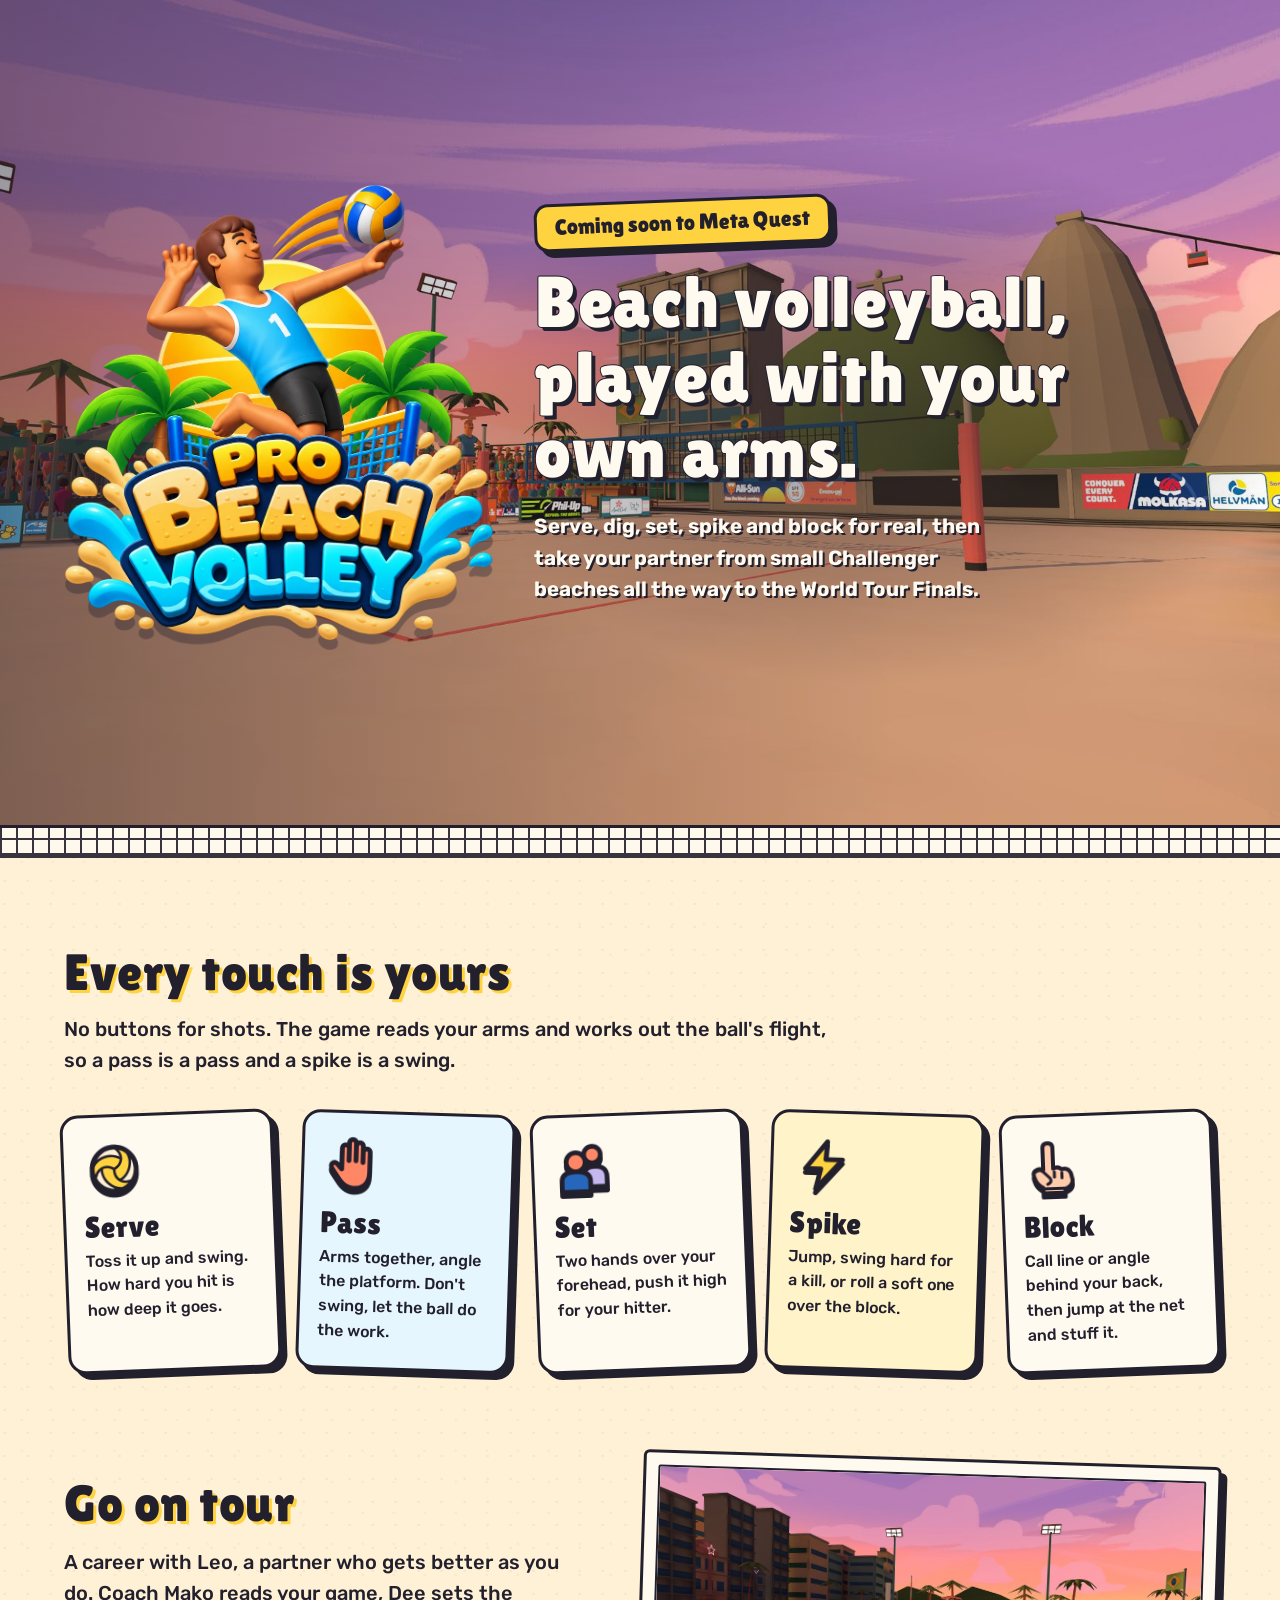
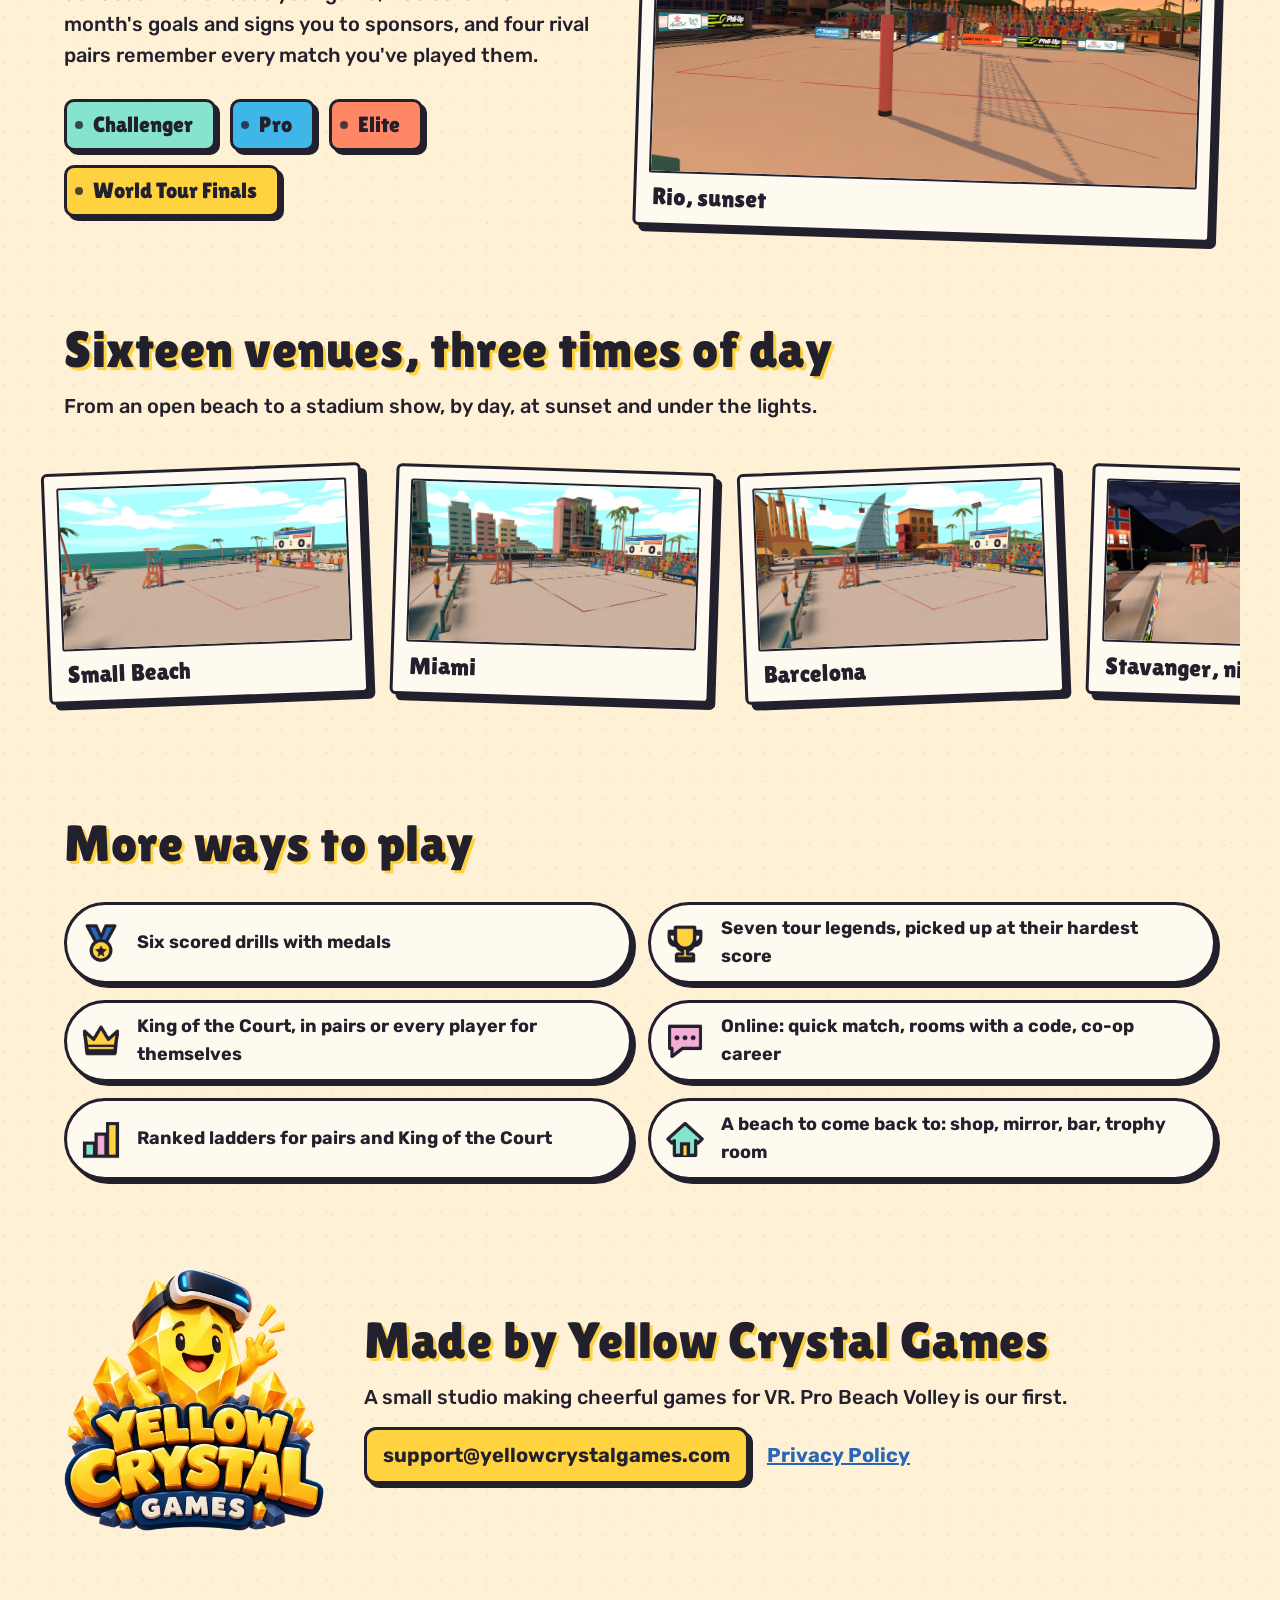
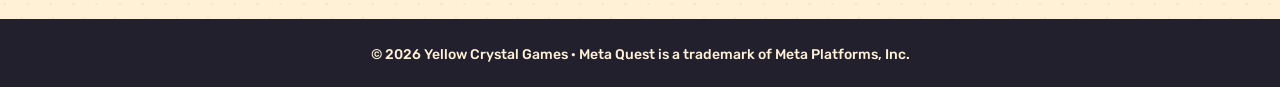
<file: index.html>
<!DOCTYPE html>
<html lang="en">
<head>
<meta charset="utf-8">
<meta name="viewport" content="width=device-width,initial-scale=1">
<title>Pro Beach Volley — Yellow Crystal Games</title>
<meta name="description" content="Pro Beach Volley: beach volleyball for Meta Quest, every touch played with your own arms. Career, drills, legends, King of the Court and online matches. Coming soon.">
<meta property="og:title" content="Pro Beach Volley">
<meta property="og:description" content="Beach volleyball for Meta Quest, every touch played with your own arms. Coming soon.">
<meta property="og:image" content="https://yellowcrystalgames.com/assets/img/hero_rio_evening.jpg">
<meta property="og:type" content="website">
<link rel="icon" href="/favicon.png">
<link rel="apple-touch-icon" href="/apple-touch-icon.png">
<link rel="preload" href="/assets/fonts/LilitaOne-Regular.ttf" as="font" type="font/ttf" crossorigin>
<link rel="stylesheet" href="/style.css">
</head>
<body>

<header class="hero">
  <img class="hero-bg" src="/assets/img/hero_rio_evening.jpg" alt="The Rio court at sunset, Sugarloaf and the cable car behind the stands">
  <div class="hero-inner">
    <img class="hero-logo" src="/assets/img/logo.webp" width="900" height="957" alt="Pro Beach Volley">
    <div class="hero-copy">
      <p class="sticker sticker-yellow tilt-l">Coming soon to Meta Quest</p>
      <h1>Beach volleyball, played with your own arms.</h1>
      <p class="lead">Serve, dig, set, spike and block for real, then take your partner from small Challenger beaches all the way to the World Tour Finals.</p>
    </div>
  </div>
</header>

<div class="net" aria-hidden="true"></div>

<main>

<section class="touches">
  <h2 class="title">Every touch is yours</h2>
  <p class="intro">No buttons for shots. The game reads your arms and works out the ball's flight, so a pass is a pass and a spike is a swing.</p>
  <ol class="cards">
    <li class="card tilt-l"><img src="/assets/icons/ball.png" alt=""><h3>Serve</h3><p>Toss it up and swing. How hard you hit is how deep it goes.</p></li>
    <li class="card tilt-r"><img src="/assets/icons/hand.png" alt=""><h3>Pass</h3><p>Arms together, angle the platform. Don't swing, let the ball do the work.</p></li>
    <li class="card tilt-l"><img src="/assets/icons/group.png" alt=""><h3>Set</h3><p>Two hands over your forehead, push it high for your hitter.</p></li>
    <li class="card tilt-r"><img src="/assets/icons/bolt.png" alt=""><h3>Spike</h3><p>Jump, swing hard for a kill, or roll a soft one over the block.</p></li>
    <li class="card tilt-l"><img src="/assets/icons/block_line.png" alt=""><h3>Block</h3><p>Call line or angle behind your back, then jump at the net and stuff it.</p></li>
  </ol>
</section>

<section class="tour">
  <div class="tour-copy">
    <h2 class="title">Go on tour</h2>
    <p>A career with Leo, a partner who gets better as you do. Coach Mako reads your game, Dee sets the month's goals and signs you to sponsors, and four rival pairs remember every match you've played them.</p>
    <ul class="tiers">
      <li class="ticket t-chall">Challenger</li>
      <li class="ticket t-pro">Pro</li>
      <li class="ticket t-elite">Elite</li>
      <li class="ticket t-finals">World Tour Finals</li>
    </ul>
  </div>
  <figure class="photo tilt-r">
    <img src="/assets/img/rio_evening_b.jpg" alt="Rio at sunset, seen from beside the net post">
    <figcaption>Rio, sunset</figcaption>
  </figure>
</section>

<section class="venues">
  <h2 class="title">Sixteen venues, three times of day</h2>
  <p class="intro">From an open beach to a stadium show, by day, at sunset and under the lights.</p>
  <div class="strip">
    <figure class="photo tilt-l"><img loading="lazy" src="/assets/img/smallbeach_day.jpg" alt="An open beach court by the sea"><figcaption>Small Beach</figcaption></figure>
    <figure class="photo tilt-r"><img loading="lazy" src="/assets/img/miami_day.jpg" alt="Miami: art deco hotels behind the stands"><figcaption>Miami</figcaption></figure>
    <figure class="photo tilt-l"><img loading="lazy" src="/assets/img/barcelona_day.jpg" alt="Barcelona: the sail hotel and the cathedral spires"><figcaption>Barcelona</figcaption></figure>
    <figure class="photo tilt-r"><img loading="lazy" src="/assets/img/harbor_night.jpg" alt="Stavanger harbour at night"><figcaption>Stavanger, night</figcaption></figure>
    <figure class="photo tilt-l"><img loading="lazy" src="/assets/img/gstaad_day.jpg" alt="An alpine valley court in Gstaad"><figcaption>Gstaad</figcaption></figure>
    <figure class="photo tilt-r"><img loading="lazy" src="/assets/img/rooftop_night.jpg" alt="A rooftop arena in Tokyo at night"><figcaption>Tokyo, night</figcaption></figure>
    <figure class="photo tilt-l"><img loading="lazy" src="/assets/img/vienna_evening.jpg" alt="Vienna at sunset, the giant wheel behind the stand"><figcaption>Vienna, sunset</figcaption></figure>
    <figure class="photo tilt-r"><img loading="lazy" src="/assets/img/finals_night.jpg" alt="The World Tour Finals arena, lit up"><figcaption>The Finals</figcaption></figure>
  </div>
</section>

<section class="modes">
  <h2 class="title">More ways to play</h2>
  <ul class="chips">
    <li><img src="/assets/icons/medal.png" alt="">Six scored drills with medals</li>
    <li><img src="/assets/icons/cup.png" alt="">Seven tour legends, picked up at their hardest score</li>
    <li><img src="/assets/icons/crown.png" alt="">King of the Court, in pairs or every player for themselves</li>
    <li><img src="/assets/icons/online.png" alt="">Online: quick match, rooms with a code, co-op career</li>
    <li><img src="/assets/icons/rank.png" alt="">Ranked ladders for pairs and King of the Court</li>
    <li><img src="/assets/icons/home.png" alt="">A beach to come back to: shop, mirror, bar, trophy room</li>
  </ul>
</section>

<section class="studio">
  <img class="studio-logo" src="/assets/img/studio_logo.webp" width="440" height="445" alt="Yellow Crystal Games">
  <div>
    <h2 class="title">Made by Yellow Crystal Games</h2>
    <p>A small studio making cheerful games for VR. Pro Beach Volley is our first.</p>
    <p class="links"><a class="button" href="mailto:support@yellowcrystalgames.com">support@yellowcrystalgames.com</a> <a href="/privacy/">Privacy Policy</a></p>
  </div>
</section>

</main>

<footer class="foot">© 2026 Yellow Crystal Games · Meta Quest is a trademark of Meta Platforms, Inc.</footer>

</body>
</html>
</file>
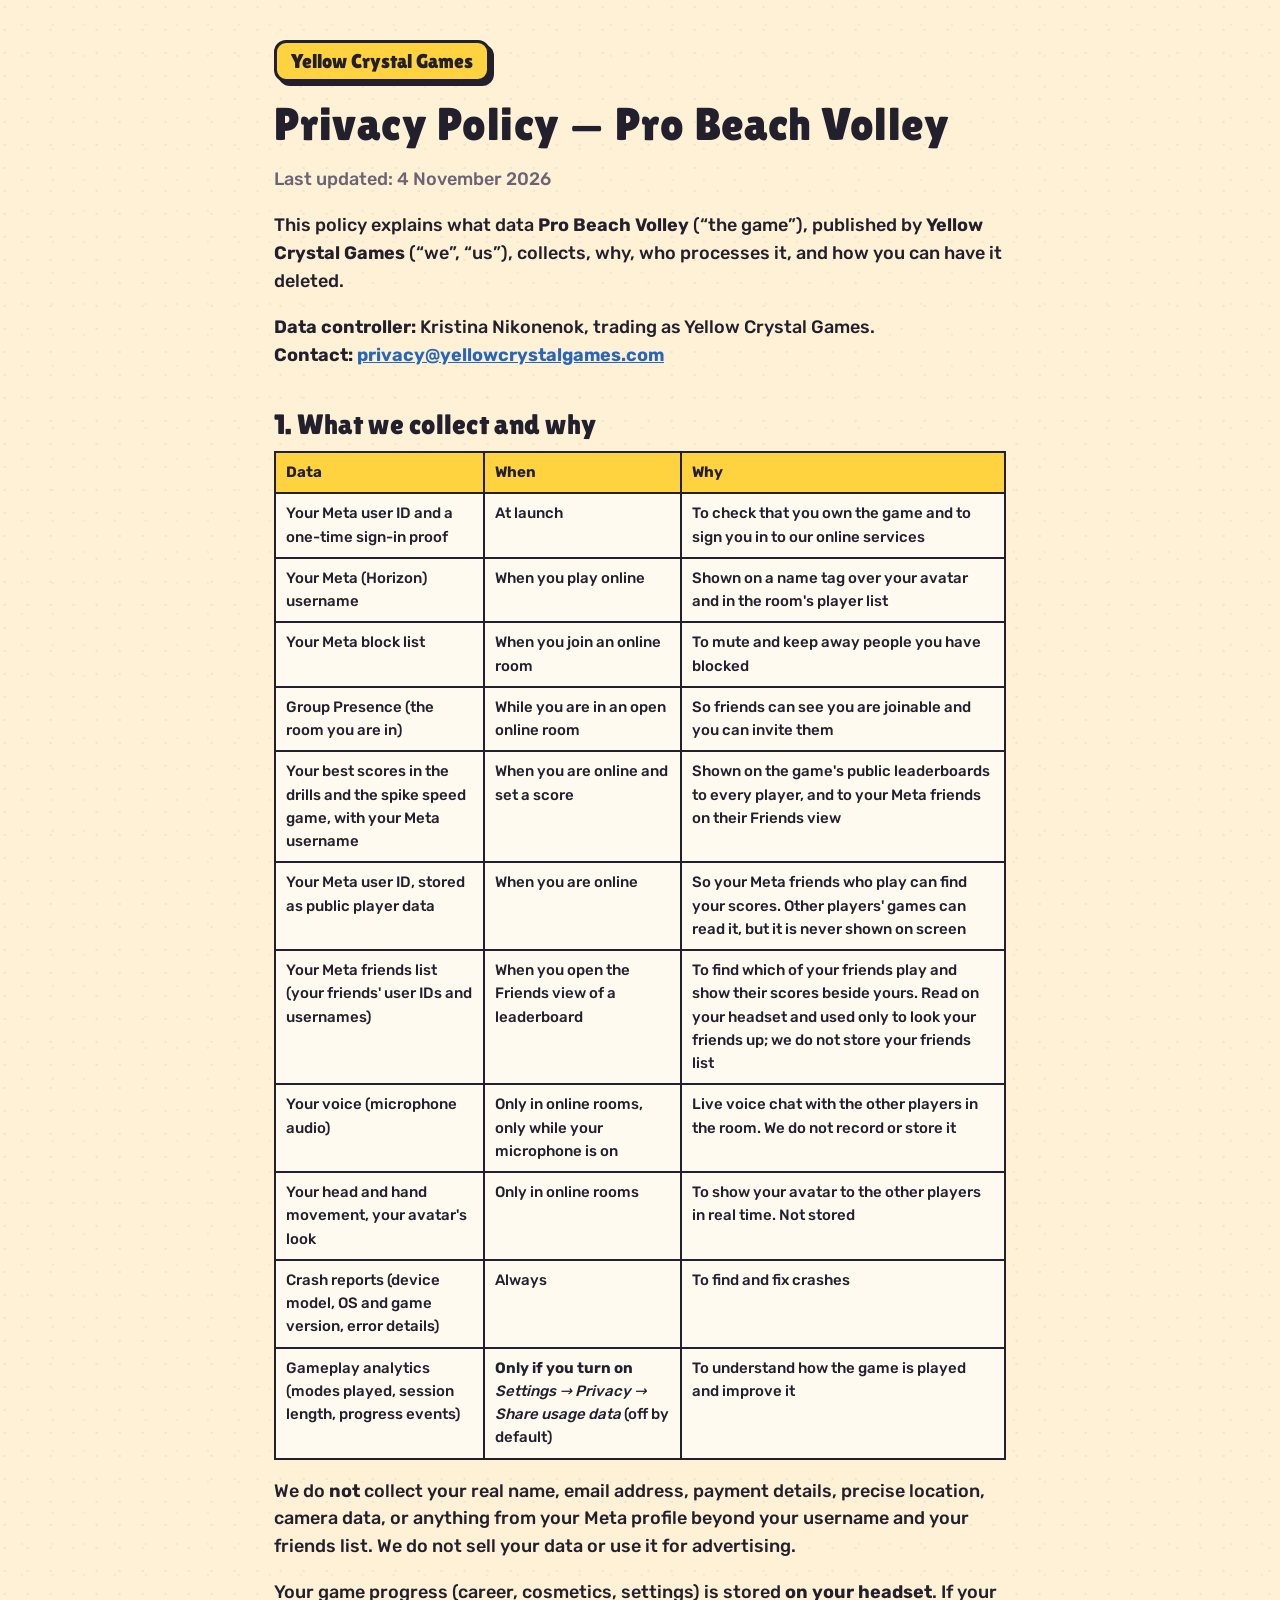
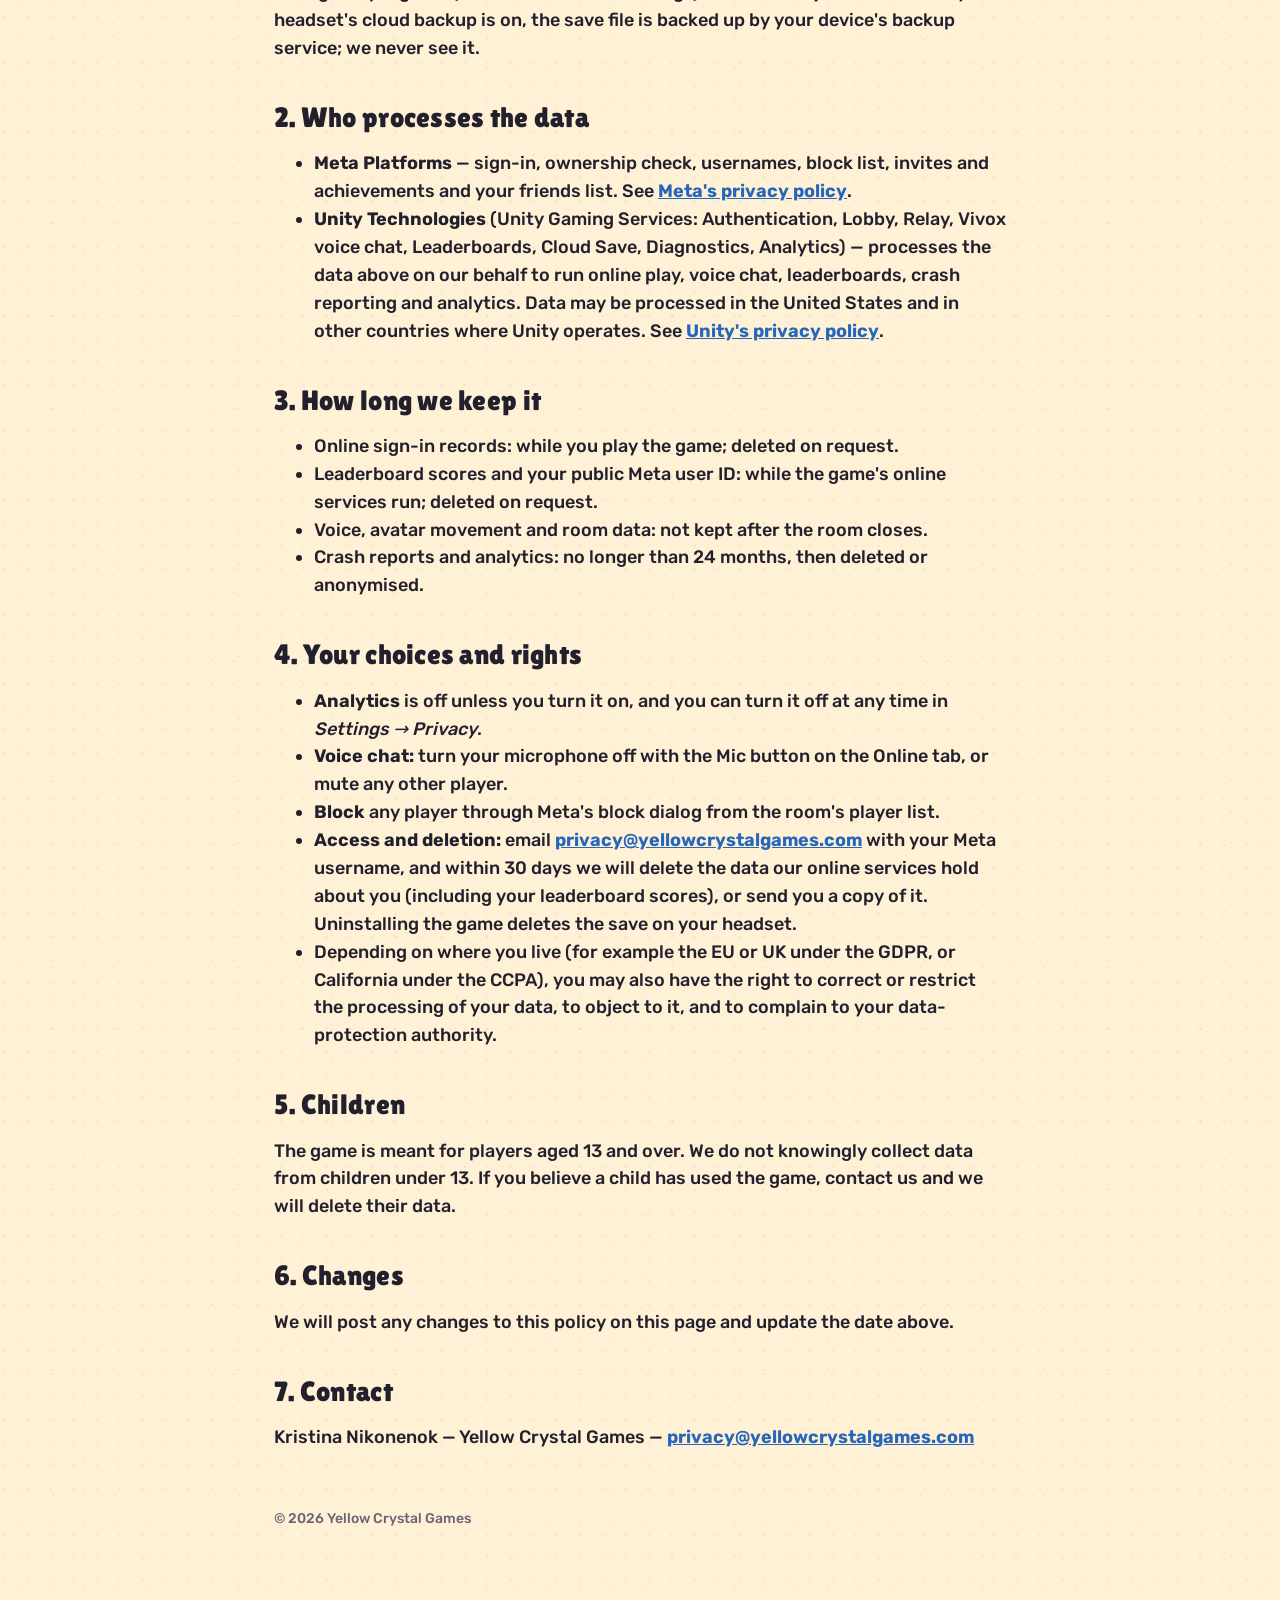
<file: privacy/index.html>
<!DOCTYPE html>
<html lang="en">
<head>
<meta charset="utf-8">
<meta name="viewport" content="width=device-width,initial-scale=1">
<title>Privacy Policy — Pro Beach Volley</title>
<link rel="stylesheet" href="/style.css">
</head>
<body>
<main class="doc">
<a class="brand" href="/">Yellow Crystal Games</a>
<h1>Privacy Policy — Pro Beach Volley</h1>
<p class="muted">Last updated: 4 November 2026</p>

<p>This policy explains what data <strong>Pro Beach Volley</strong> (“the game”), published by
<strong>Yellow Crystal Games</strong> (“we”, “us”), collects, why, who processes it, and how you can
have it deleted.</p>
<p><strong>Data controller:</strong> Kristina Nikonenok, trading as Yellow Crystal Games.<br>
<strong>Contact:</strong> <a href="mailto:privacy@yellowcrystalgames.com">privacy@yellowcrystalgames.com</a></p>

<h2>1. What we collect and why</h2>
<table>
<tr><th>Data</th><th>When</th><th>Why</th></tr>
<tr><td>Your Meta user ID and a one-time sign-in proof</td><td>At launch</td><td>To check that you own the game and to sign you in to our online services</td></tr>
<tr><td>Your Meta (Horizon) username</td><td>When you play online</td><td>Shown on a name tag over your avatar and in the room's player list</td></tr>
<tr><td>Your Meta block list</td><td>When you join an online room</td><td>To mute and keep away people you have blocked</td></tr>
<tr><td>Group Presence (the room you are in)</td><td>While you are in an open online room</td><td>So friends can see you are joinable and you can invite them</td></tr>
<tr><td>Your best scores in the drills and the spike speed game, with your Meta username</td><td>When you are online and set a score</td><td>Shown on the game's public leaderboards to every player, and to your Meta friends on their Friends view</td></tr>
<tr><td>Your Meta user ID, stored as public player data</td><td>When you are online</td><td>So your Meta friends who play can find your scores. Other players' games can read it, but it is never shown on screen</td></tr>
<tr><td>Your Meta friends list (your friends' user IDs and usernames)</td><td>When you open the Friends view of a leaderboard</td><td>To find which of your friends play and show their scores beside yours. Read on your headset and used only to look your friends up; we do not store your friends list</td></tr>
<tr><td>Your voice (microphone audio)</td><td>Only in online rooms, only while your microphone is on</td><td>Live voice chat with the other players in the room. We do not record or store it</td></tr>
<tr><td>Your head and hand movement, your avatar's look</td><td>Only in online rooms</td><td>To show your avatar to the other players in real time. Not stored</td></tr>
<tr><td>Crash reports (device model, OS and game version, error details)</td><td>Always</td><td>To find and fix crashes</td></tr>
<tr><td>Gameplay analytics (modes played, session length, progress events)</td><td><strong>Only if you turn on</strong> <em>Settings → Privacy → Share usage data</em> (off by default)</td><td>To understand how the game is played and improve it</td></tr>
</table>
<p>We do <strong>not</strong> collect your real name, email address, payment details, precise
location, camera data, or anything from your Meta profile beyond your username and your friends list. We do not sell your
data or use it for advertising.</p>
<p>Your game progress (career, cosmetics, settings) is stored <strong>on your headset</strong>. If your
headset's cloud backup is on, the save file is backed up by your device's backup service; we never
see it.</p>

<h2>2. Who processes the data</h2>
<ul>
<li><strong>Meta Platforms</strong> — sign-in, ownership check, usernames, block list, invites and
achievements and your friends list. See <a href="https://www.meta.com/legal/privacy-policy/">Meta's privacy policy</a>.</li>
<li><strong>Unity Technologies</strong> (Unity Gaming Services: Authentication, Lobby, Relay, Vivox
voice chat, Leaderboards, Cloud Save, Diagnostics, Analytics) — processes the data above on our behalf
to run online play, voice chat, leaderboards, crash reporting and analytics. Data may be processed in the United States and in other countries
where Unity operates. See <a href="https://unity.com/legal/privacy-policy">Unity's privacy policy</a>.</li>
</ul>

<h2>3. How long we keep it</h2>
<ul>
<li>Online sign-in records: while you play the game; deleted on request.</li>
<li>Leaderboard scores and your public Meta user ID: while the game's online services run; deleted on request.</li>
<li>Voice, avatar movement and room data: not kept after the room closes.</li>
<li>Crash reports and analytics: no longer than 24 months, then deleted or anonymised.</li>
</ul>

<h2>4. Your choices and rights</h2>
<ul>
<li><strong>Analytics</strong> is off unless you turn it on, and you can turn it off at any time in
<em>Settings → Privacy</em>.</li>
<li><strong>Voice chat:</strong> turn your microphone off with the Mic button on the Online tab, or
mute any other player.</li>
<li><strong>Block</strong> any player through Meta's block dialog from the room's player list.</li>
<li><strong>Access and deletion:</strong> email
<a href="mailto:privacy@yellowcrystalgames.com">privacy@yellowcrystalgames.com</a> with your Meta
username, and within 30 days we will delete the data our online services hold about you (including your leaderboard scores), or send you a
copy of it. Uninstalling the game deletes the save on your headset.</li>
<li>Depending on where you live (for example the EU or UK under the GDPR, or California under the CCPA),
you may also have the right to correct or restrict the processing of your data, to object to it, and to
complain to your data-protection authority.</li>
</ul>

<h2>5. Children</h2>
<p>The game is meant for players aged 13 and over. We do not knowingly collect data from children
under 13. If you believe a child has used the game, contact us and we will delete their data.</p>

<h2>6. Changes</h2>
<p>We will post any changes to this policy on this page and update the date above.</p>

<h2>7. Contact</h2>
<p>Kristina Nikonenok — Yellow Crystal Games —
<a href="mailto:privacy@yellowcrystalgames.com">privacy@yellowcrystalgames.com</a></p>

<footer>© 2026 Yellow Crystal Games</footer>
</main>
</body>
</html>
</file>
<file: style.css>
/* The game's own look (Summer Pop kit): ink outlines, a solid drop shadow instead of a blur,
   sand, sun yellow, coral, sea blue, mint. Fonts are the game's: Lilita One and Rubik (OFL, /assets/fonts). */
@font-face{font-family:"Lilita One";src:url(/assets/fonts/LilitaOne-Regular.ttf) format("truetype");font-display:swap}
@font-face{font-family:"Rubik";src:url(/assets/fonts/Rubik-Medium.ttf) format("truetype");font-weight:500;font-display:swap}
@font-face{font-family:"Rubik";src:url(/assets/fonts/Rubik-Bold.ttf) format("truetype");font-weight:700;font-display:swap}

:root{
  --ink:#23202e;--sand:#fff1d6;--yellow:#ffd23f;--coral:#ff8765;
  --blue:#2666bb;--sea:#3fb6e8;--mint:#86e3cc;--white:#fffaf0;
  --shadow:6px 6px 0 var(--ink);--line:3px solid var(--ink);
}
*{box-sizing:border-box}
html{background:var(--sand)}
html,body{overflow-x:clip}
body{
  margin:0;color:var(--ink);font:500 18px/1.55 Rubik,system-ui,sans-serif;
  /* sand grain */
  background:
    radial-gradient(circle at 20% 30%,rgba(35,32,46,.05) 1px,transparent 1.5px) 0 0/23px 23px,
    radial-gradient(circle at 70% 80%,rgba(35,32,46,.04) 1px,transparent 1.5px) 0 0/31px 31px,
    var(--sand);
}
img{max-width:100%;display:block}
a{color:var(--blue);font-weight:700}
h1,h2,h3,.title{font-family:"Lilita One",Rubik,sans-serif;font-weight:400;letter-spacing:.01em;line-height:1.05;margin:0}

/* ── hero ─────────────────────────────────────────── */
.hero{position:relative;min-height:min(92vh,980px);overflow:hidden;display:flex;align-items:center;border-bottom:var(--line)}
.hero-bg{position:absolute;inset:0;width:100%;height:100%;object-fit:cover;object-position:50% 30%}
.hero::after{content:"";position:absolute;inset:0;background:linear-gradient(90deg,rgba(35,32,46,.45) 0%,rgba(35,32,46,.12) 50%,rgba(35,32,46,0) 70%)}
.hero-inner{position:relative;z-index:1;width:min(1200px,100%);margin:0 auto;padding:48px 24px;display:grid;grid-template-columns:minmax(220px,430px) minmax(0,1fr);gap:40px;align-items:center}
.hero-logo{width:100%;height:auto;filter:drop-shadow(0 10px 0 rgba(35,32,46,.35));animation:bob 5s ease-in-out infinite}
.hero-copy{color:var(--white);position:relative}
.hero-copy::before{content:"";position:absolute;inset:-60px -80px;z-index:-1;background:radial-gradient(closest-side,rgba(35,32,46,.5),rgba(35,32,46,0));pointer-events:none}
.hero-copy h1{font-size:clamp(40px,5.6vw,76px);text-shadow:4px 4px 0 var(--ink);-webkit-text-stroke:2px var(--ink);paint-order:stroke fill;margin:18px 0 16px;max-width:12ch}
.lead{font-size:clamp(18px,1.6vw,22px);max-width:34ch;text-shadow:2px 2px 0 var(--ink);font-weight:700}
@keyframes bob{50%{transform:translateY(-10px) rotate(-1deg)}}

.sticker{display:inline-block;margin:0;padding:10px 18px;font:400 22px/1 "Lilita One",sans-serif;border:var(--line);border-radius:14px;box-shadow:var(--shadow)}
.sticker-yellow{background:var(--yellow);color:var(--ink)}
.tilt-l{transform:rotate(-2.2deg)}
.tilt-r{transform:rotate(1.8deg)}

.scoreboard{position:absolute;z-index:1;right:24px;bottom:24px;background:var(--white);border:var(--line);border-radius:16px;box-shadow:var(--shadow);padding:8px 18px 4px;text-align:center}
.scoreboard span{display:block;background:var(--blue);color:var(--white);font:700 12px/1.8 Rubik,sans-serif;border-radius:8px;padding:0 10px;letter-spacing:.06em}
.scoreboard b{font:400 46px/1.1 "Lilita One",sans-serif}

/* a strip of net between the hero and the page */
.net{height:30px;border-bottom:var(--line);background:
  repeating-linear-gradient(90deg,var(--ink) 0 2px,transparent 2px 16px),
  repeating-linear-gradient(0deg,var(--ink) 0 2px,transparent 2px 15px),var(--white);opacity:.9}

/* ── sections ─────────────────────────────────────── */
main{width:min(1200px,100%);margin:0 auto;padding:0 24px}
section{padding:88px 0 0}
.title{font-size:clamp(34px,4vw,54px);text-shadow:3px 3px 0 var(--yellow)}
.intro{max-width:60ch;font-size:20px;margin:14px 0 0}

.cards{list-style:none;margin:36px 0 0;padding:0;display:grid;grid-template-columns:repeat(5,minmax(0,1fr));gap:22px}
.card{background:var(--white);border:var(--line);border-radius:18px;box-shadow:var(--shadow);padding:20px 18px 22px;transition:transform .15s}
.card:nth-child(2){background:#e5f6ff}.card:nth-child(4){background:#fff3c9}
.card img{width:64px;height:64px}
.card h3{font-size:30px;margin:10px 0 6px}
.card p{margin:0;font-size:16px}
.card:hover{transform:rotate(0) translateY(-4px)}

.tour{display:grid;grid-template-columns:minmax(0,1fr) minmax(0,1.1fr);gap:48px;align-items:center}
.tour p{font-size:20px;margin:16px 0 0}
.tiers{list-style:none;padding:0;margin:28px 0 0;display:flex;flex-wrap:wrap;gap:14px}
.ticket{font:400 22px/1 "Lilita One",sans-serif;padding:12px 20px 12px 26px;border:var(--line);border-radius:10px;box-shadow:4px 4px 0 var(--ink);position:relative}
.ticket::before{content:"";position:absolute;left:8px;top:50%;width:8px;height:8px;margin-top:-4px;border-radius:50%;background:var(--ink);opacity:.8}
.t-chall{background:var(--mint)}.t-pro{background:var(--sea)}.t-elite{background:var(--coral)}.t-finals{background:var(--yellow)}

.photo{margin:0;background:var(--white);border:var(--line);border-radius:6px;box-shadow:var(--shadow);padding:12px 12px 0}
.photo img{border:2px solid var(--ink);border-radius:2px;aspect-ratio:16/9;object-fit:cover;width:100%}
.photo figcaption{font:400 24px/1 "Lilita One",sans-serif;padding:12px 4px 14px}

.strip{margin:36px -24px 0;padding:10px 24px 30px;display:grid;grid-auto-flow:column;grid-auto-columns:minmax(320px,30%);gap:28px;overflow-x:auto;scroll-snap-type:x mandatory}
.strip .photo{scroll-snap-align:start}

.chips{list-style:none;padding:0;margin:32px 0 0;display:grid;grid-template-columns:repeat(2,minmax(0,1fr));gap:16px}
.chips li{display:flex;align-items:center;gap:14px;background:var(--white);border:var(--line);border-radius:999px;box-shadow:4px 4px 0 var(--ink);padding:10px 22px 10px 12px;font-weight:700}
.chips img{width:44px;height:44px;flex:none}

.studio-logo{width:100%;height:auto}
.studio{display:grid;grid-template-columns:260px minmax(0,1fr);gap:40px;align-items:center;padding-bottom:88px}
.studio p{font-size:20px;margin:14px 0 0}
.links{display:flex;flex-wrap:wrap;gap:18px;align-items:center}
.button{display:inline-block;overflow-wrap:anywhere;max-width:100%;background:var(--yellow);color:var(--ink);text-decoration:none;border:var(--line);border-radius:12px;box-shadow:4px 4px 0 var(--ink);padding:10px 16px}
.button:active{transform:translate(4px,4px);box-shadow:none}

.foot{border-top:var(--line);background:var(--ink);color:var(--sand);text-align:center;font-size:14px;padding:22px 16px}

/* ── narrow screens ───────────────────────────────── */
@media (max-width:980px){
  .cards{grid-template-columns:repeat(2,minmax(0,1fr))}
  .tour{grid-template-columns:minmax(0,1fr)}
  .chips{grid-template-columns:minmax(0,1fr)}
}
@media (max-width:720px){
  .hero-inner{grid-template-columns:minmax(0,1fr);padding-top:28px}
  .hero-logo{width:min(320px,80%)}
  .hero::after{background:linear-gradient(0deg,rgba(35,32,46,.7) 0%,rgba(35,32,46,.2) 60%)}
  .scoreboard{display:none}
  .cards{grid-template-columns:minmax(0,1fr)}
  .strip{grid-auto-columns:82%}
  .studio{grid-template-columns:minmax(0,1fr)}
  .studio-logo{width:220px}
  section{padding-top:64px}
}
@media (prefers-reduced-motion:reduce){.hero-logo{animation:none}}

/* ── documents (privacy) ──────────────────────────── */
main.doc{max-width:780px;padding:40px 24px 80px}
main.doc h1{font-size:clamp(32px,4vw,46px);margin:18px 0 8px}
main.doc h2{font-size:28px;margin:40px 0 8px}
.brand{display:inline-block;background:var(--yellow);color:var(--ink);font:400 20px/1 "Lilita One",sans-serif;padding:8px 14px;border:var(--line);border-radius:12px;box-shadow:4px 4px 0 var(--ink);text-decoration:none}
.muted{color:#6b6475}
table{border-collapse:collapse;width:100%;font-size:15px;margin:12px 0;background:var(--white)}
th,td{border:2px solid var(--ink);padding:8px 10px;text-align:left;vertical-align:top}
th{background:var(--yellow)}
main.doc footer{margin-top:56px;font-size:14px;color:#6b6475}
</file>
